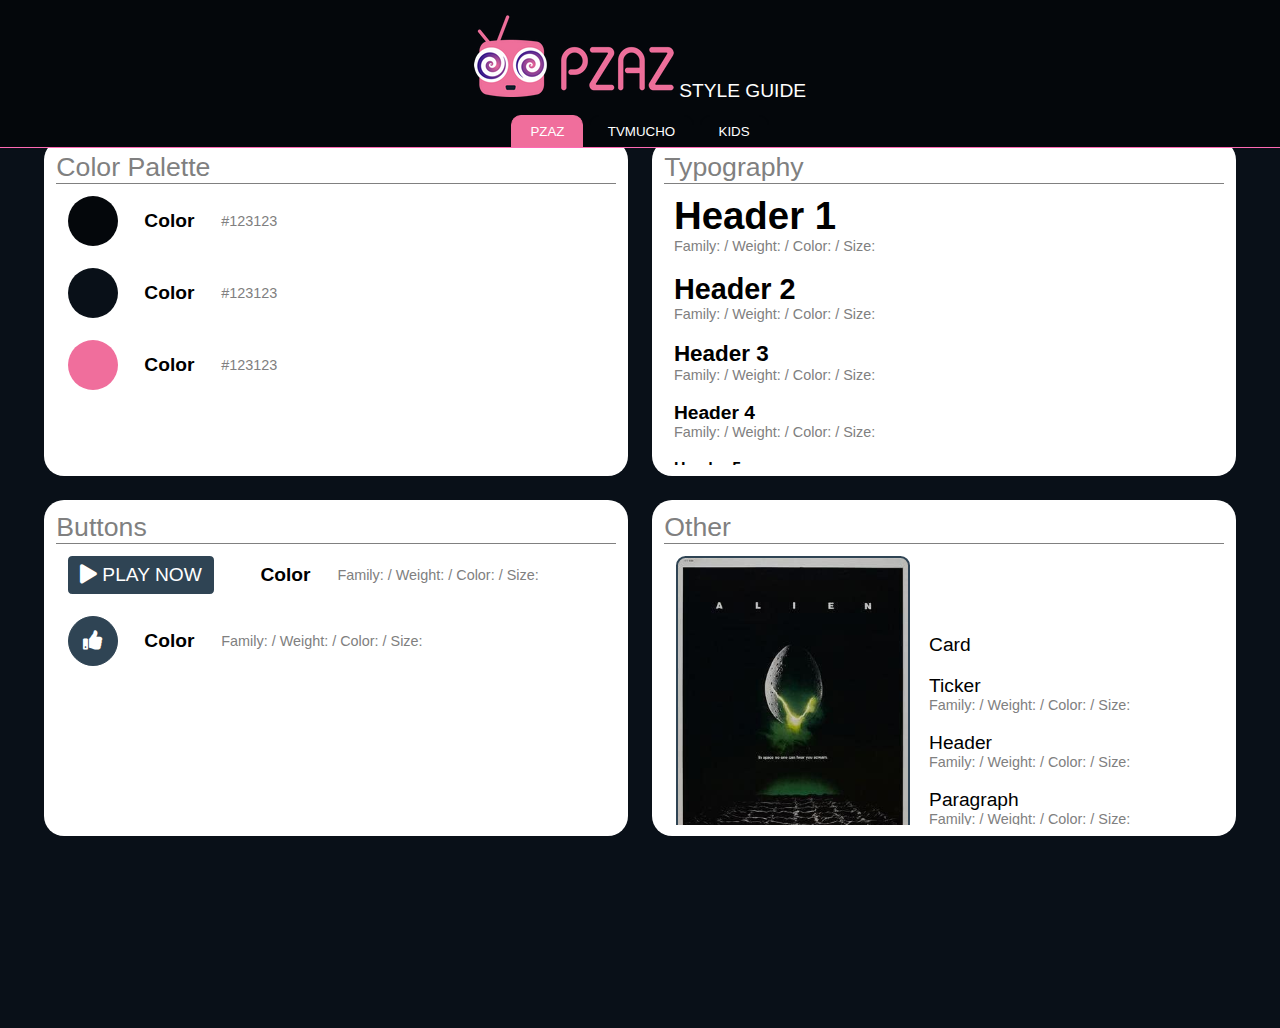
<file: index.html>
<!DOCTYPE html>
<html lang="en">
    <head>
        <title>Pzaz Sandbox</title>
        <meta charset="utf-8">
        <meta name="viewport" content="width=device-width, initial-scale=1.0, minimum-scale=0.5, maximum-scale=3.0">
        <link rel="stylesheet" href="assets/css/index.css"/>
        <link rel="stylesheet" href="assets/css/tabFunc.css"/>
        <link rel="stylesheet" href="assets/css/layout.css"/>
        <link rel="stylesheet" href="assets/css/pzaz.css" id="theme"/>

        <script type="text/javascript" src="TabFunc.js"></script>
    </head>
    <body>
        <header id="headerBar">
            <div id="headerInner">
                <img alt src="assets/css/images/Pzaz_logo-20.png"/>
                <h>STYLE GUIDE</h>
            </div>
            <div class="padder">
                <div class="tab">
                    <button class="tablinks" onclick="openTab(event, 'pzaz.css')" id="defaultOpen">Pzaz</button>
                    <button class="tablinks" onclick="openTab(event, 'tvmucho.css')">TVMucho</button>
                    <button class="tablinks" onclick="openTab(event, 'kids.css')">kids</button>
                </div>
            </div>
        </header>
        <div id="bodyContainer">
            <div id="VSection">
                <div id="HSection">
                    <h class="header">Color Palette</h>
                    <div id="scrollContainer">
                        <div id="exampleContainer">
                            <div class="dot" id="dot1"></div>
                            <h>Color</h>
                            <p class="descriptor">#123123</p>
                        </div>
                        <div id="exampleContainer">
                            <div class="dot" id="dot2"></div>
                            <h>Color</h>
                            <p class="descriptor">#123123</p>
                        </div>
                        <div id="exampleContainer">
                            <div class="dot" id="dot3"></div>
                            <h>Color</h>
                            <p class="descriptor">#123123</p>
                        </div>
                    </div>
                </div>
                <div id="HSection">
                    <h class="header">Typography</h>
                    <div id="scrollContainer">
                        <div id="padder">
                            <h1>Header 1</h1>
                            <p class="descriptor">Family: / Weight: / Color: / Size:</p>    
                        </div>
                        <div id="padder">
                            <h2>Header 2</h2>
                            <p class="descriptor">Family: / Weight: / Color: / Size:</p>    
                        </div>
                        <div id="padder">
                            <h3>Header 3</h3>
                            <p class="descriptor">Family: / Weight: / Color: / Size:</p>    
                        </div>
                        <div id="padder">
                            <h4>Header 4</h4>
                            <p class="descriptor">Family: / Weight: / Color: / Size:</p>    
                        </div>
                        <div id="padder">
                            <h5>Header 5</h5>
                            <p class="descriptor">Family: / Weight: / Color: / Size:</p>    
                        </div>
                        <div id="padder">
                            <h>Paragraph text</h>
                            <p>Lorem ipsum dolor sit amet, consectetur adipiscing elit, sed do eiusmod tempor incididunt ut labore et dolore magna aliqua.</p>
                            <p class="descriptor">Family: / Weight: / Color: / Size:</p>    
                        </div>
                    </div>
                </div>
            </div>
                <div id="VSection">
                    <div id="HSection">
                        <h class="header">Buttons</h>
                        <div id="scrollContainer">
                            <div id="exampleContainer">
                                <button class="button"><i class="fas fa-play"></i> PLAY NOW</button>
                                <h>Color</h>
                                <p class="descriptor">Family: / Weight: / Color: / Size:</p>
                            </div>
                            <div id="exampleContainer">
                                <button class="circleButton"><i class="fas fa-thumbs-up"></i></button>
                                <h>Color</h>
                                <p class="descriptor">Family: / Weight: / Color: / Size:</p>
                            </div>
                        </div>
                    </div>
                    <div id="HSection">
                        <h class="header">Other</h>
                        <div id="scrollContainer">
                            <div id="exampleContainer">
                                <div class="card-wrapper">
                                    <div class="card">
                                        <div class="card-top">
                                            <img alt src="assets/css/images/Pzaz_logo-20.png"/>
                                        </div>
                                        <div class="card-middle">
                                            <img src="assets/css/images/alien2.jpg"></img>
                                            <button class="circleButton" style="transform: translate(0%,-200%);"><i class="fas fa-play"></i></button>

                                        </div>
                                        <div class="card-bottom">
                                            <h>Color</h>
                                            <p>Lorem ipsum dolor sit amet, consectetur adipiscing elit, sed do eiusmod tempor incididunt ut labore et dolore magna aliqua.</p>
                                        </div>
                                    </div>
                                </div>
                                <div id="padder">
                                    <div id="padder">
                                        <h>Card</h>
                                    </div>
                                    <div id="padder">
                                        <h>Ticker</h>
                                        <p class="descriptor">Family: / Weight: / Color: / Size:</p>    
                                    </div>
                                    <div id="padder">
                                        <h>Header</h>
                                        <p class="descriptor">Family: / Weight: / Color: / Size:</p>    
                                    </div>
                                    <div id="padder">
                                        <h>Paragraph</h>
                                        <p class="descriptor">Family: / Weight: / Color: / Size:</p>    
                                    </div>

                                </div>
                            </div>

                        </div>
                    </div>
                </div>
    
            
            
        </div>

        <script>document.getElementById("defaultOpen").click();</script>

    </body>
</html>
</file>
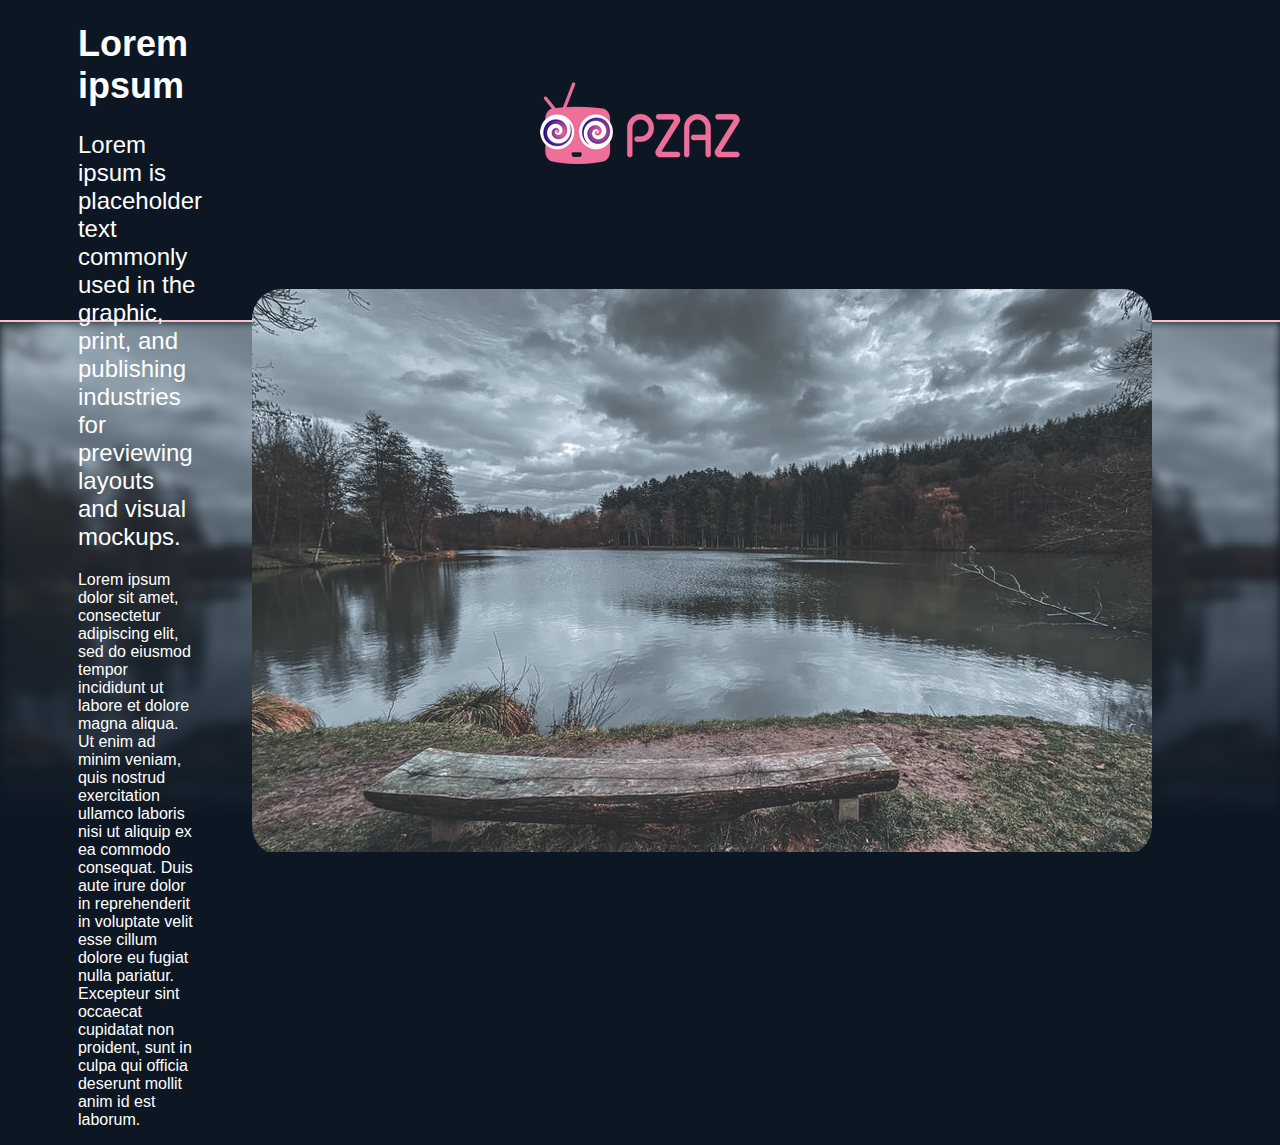
<file: banner.html>
<!DOCTYPE html>
<html lang="en">
    <head>
        <title>Pzaz Sandbox</title>
        <meta charset="utf-8">
        <link rel="stylesheet" href="assets/css/main.css">
    </head>
    <body>
        <div id="headerBar">
            <div id="headerInner">
                <img alt src="assets/css/images/Pzaz_logo-20.png"/>
            </div>
        </div>
        <div id="bannerBG"></div>
            <div id="bannerWrapper">
                <div id="bannerContainer">
                    <div id="bannerText">
                        <h1>Lorem ipsum</h1>
                        <h2>Lorem ipsum is placeholder text commonly used in the graphic, print, and publishing industries for previewing layouts and visual mockups.</h2>
                        <p>Lorem ipsum dolor sit amet, consectetur adipiscing elit, sed do eiusmod tempor incididunt ut labore et dolore magna aliqua. Ut enim ad minim veniam, quis nostrud exercitation ullamco laboris nisi ut aliquip ex ea commodo consequat. Duis aute irure dolor in reprehenderit in voluptate velit esse cillum dolore eu fugiat nulla pariatur. Excepteur sint occaecat cupidatat non proident, sunt in culpa qui officia deserunt mollit anim id est laborum.</p>
                    </div>
                </div>
                <div id="bannerContainer">
                    <div id="bannerImg">
                        <img alt src="assets/css/images/img.jpeg">
                    </div>
                </div>
            </div>
    </body>
</html>
</file>
<file: assets/css/tabFunc.css>
.tab {
  overflow: hidden;
  border-bottom: 1px solid hotpink;
  margin-left: auto;
  margin-right: auto;
  text-align: center;
  color: #fff;
  display: block;
  align-items: center;
  transition: ease 0.3s;
  }
  .tab button {
    color: #fff;
    text-transform: uppercase;
    border: solid 1px #04070b;
    border-bottom: none;
    border-radius: 10px 10px 0 0;
    background-color: inherit;
    float: middle;
    outline: none;
    cursor: pointer;
    padding: 8px 18px;
    transition: ease 0.3s;
  }
  .tab button:hover {
    border: solid 1px #F06E9C;
    border-bottom: none;
    border-radius: 10px 10px 0 0;
    background-color: #091018;
  }
  .tab button.active {
    border: solid 1px #F06E9C;
    border-bottom: none;
    border-radius: 10px 10px 0 0;
    color: #fff;
    background: #F06E9C;
  }
</file>
<file: assets/css/layout.css>
.button
{
  font-size: 1em;
  border-radius: 0.2em;
  margin-right: 1em;
  text-transform: uppercase;
  display: inline-block;
  overflow: hidden;
  padding: 0 0.6em;
  height: 2em;
  transition: ease 0.1s;


}
.circleButton
{
  height: 50px;
  width: 50px;
  border-radius: 50%;
  font-size: 1em;
  overflow: hidden;
  align-items: center;
  transition: ease 0.1s;
  outline: none;
  border: none;
}
.card-wrapper
{
  border-radius: 0.5em;
  height: 18em;
  width: 12em;
  display: block;
  text-align: center;
  cursor: pointer;
  overflow: hidden;

  border: 2px solid;


  background: url(images/alien.jpg);
  background-size: cover;
  background-position: center top;
}
.card
{
  border-radius: 0.5em;
  max-height: 18em;
  max-width: 12em;
  height: 100%;
  text-align: center;
  overflow: hidden;
  opacity: 0;
  transition: 0.3s ease;

}
.card:hover
{
  opacity: 1.0;
}
.card-top 
{
  padding: 0.75em;
  
  max-height: 2em;
}
.card-top > img
{
  max-height: inherit;
}
.card-middle > img
{
  max-width: 100%;
}
.card-bottom
{

  padding: 1em;

  height: 6em;
  transform: translate(0, -33%);
}
.card-bottom > h
{
  font-size: 0.8em;
}
.card-bottom > p
{
  font-size: 0.6em;
  padding-left: 0% !important; 

}
/*
--color-background: #091018;
  --color-header-background: #04070B;
  --color-contentitem-text: #808080;
  --color-main-source-background: #E52136;
  --color-tab-active: #FFFDFD;
  --color-tab-focus: #091018;
  --color-tab-default: #091018;
  --color-active: #F06E9C;
  --color-success: #F06E9C;
  --color-error: #3B1D8F;
  --color-warn: #3B1D8F;
  --color-item: #0E1926;
  --color-preloader1: #3B1D8F;
  --color-preloader2: #AE120B;
  --color-preloader3: #F06E92;
  --color-preloader4: #015E70;
  --color-banner-background: #010102;
  --color-popup-background: #FFFDFD;
  --color-signin-btn: #381B87;
  --color-dark-item: #142436;
  --color-popup-bottom: #1E3550;
  --color-popup-icon-text: #17293D;
  --color-item-light: #122031;
  --color-item-light10: #1C324B;
  --color-item-dark: #05090D;
  --color-background-dark: #05090D;
  --color-background-light: #0D1723;
  --color-header-background-dark: #000000;
  --color-popup-background-dark: #FF6464;
  --color-day-card-border: #1E3550;
  --color-card-body: #7D7D7D;
  --color-search-history: #CCCCCC;
  --color-indicators: #545454;
  --color-voice: #4F4F4F;
  --color-grey: #242424;
  --color-addon: #341A7E;
  --color-upgrade: #0F1B27;
  --color-input-placeholder: #999999;
  --color-shadow: rgba(4, 7, 11, 0.75);
  --color-light-shadow: rgba(4, 7, 11, 0.3);
  --color-white: #FFFFFF;
  --color-light-gray: #E6E6E6;
  --color-gray: #CCCCCC;
  --color-green: #28A745;
  --color-credit-card-cover: #060B11; 
  --color-credit-card-background: rgba(9, 16, 24, 0.45);
  --color-credit-card-selection-border: rgba(255, 255, 255, 0.65);
  --color-credit-card-selection-background: #060B11;
  --color-credit-card-cvv: #0F1A27;
  --color-credit-card-cvv-shadow: rgba(17, 31, 46, 0.35);
  --color-credit-card-cvv-band: rgba(0, 0, 0, 0.8);
  --color-my-account-color: rgba(47, 68, 84, 0.1);
  --color-pzaz-purple: #3B1D8F;
  --color-settings-card: #2F4454;
  --color-black: #000000;
  --color-active-inverse: #0D0D0D;
  --color-warn-inverse: #FFFFFF;
  --color-error-inverse: #FFFFFF;
  --color-success-inverse: #0D0D0D;
  --color-sky-inverse: #FFFFFF;
  --color-facebook-inverse: #FFFFFF;
  --color-google-inverse: #0D0D0D;
  --color-background-inverse: #FFFFFF;
  --color-background-inverse-light: #FFFFFF;
  --color-background-inverse-lighter: #FFFFFF;
  --color-background-inverse-lightest: #CCCCCC;
  --color-item-inverse: #FFFFFF;
  --color-item-inverse-light: #FFFFFF;
  --color-header-inverse: #FFFFFF;
  --color-banner-inverse: #FFFFFF;
  --color-banner-inverse-light: #FFFFFF;
  --color-tab-default-inverse: #FFFFFF;
  --color-tab-active-inverse: #0D0D0D;
  --color-tab-focus-inverse: #FFFFFF;
  --color-popup-background-inverse: #0D0D0D;
  --color-settings-card-inverse: #FFFFFF;
  --color-background-rgb: 9, 16, 24;
  --color-header-background-rgb: 4, 7, 11;
  --color-contentitem-text-rgb: 128, 128, 128;
  --color-main-source-background-rgb: 229, 33, 54;
  --color-tab-active-rgb: 255, 253, 253;
  --color-tab-focus-rgb: 9, 16, 24;
  --color-tab-default-rgb: 9, 16, 24;
  --color-active-rgb: 240, 110, 156;
  --color-success-rgb: 240, 110, 156;
  --color-error-rgb: 59, 29, 143;
  --color-warn-rgb: 59, 29, 143;
  --color-item-rgb: 14, 25, 38;
  --color-preloader1-rgb: 59, 29, 143;
  --color-preloader2-rgb: 174, 18, 11;
  --color-preloader3-rgb: 240, 110, 146;
  --color-preloader4-rgb: 1, 94, 112;
  --color-banner-background-rgb: 1, 1, 2;
  --color-popup-background-rgb: 255, 253, 253;
  --color-signin-btn-rgb: 56, 27, 135;
  --color-dark-item-rgb: 20, 36, 54;
  --color-popup-bottom-rgb: 30, 53, 80;
  --color-popup-icon-text-rgb: 23, 41, 61;
  --color-item-light-rgb: 18, 32, 49;
  --color-item-light10-rgb: 28, 50, 75;
  --color-item-dark-rgb: 5, 9, 13;
  --color-background-dark-rgb: 5, 9, 13;
  --color-background-light-rgb: 13, 23, 35;
  --color-header-background-dark-rgb: 0, 0, 0;
  --color-popup-background-dark-rgb: 255, 100, 100;
  --color-day-card-border-rgb: 30, 53, 80;
  --color-card-body-rgb: 125, 125, 125;
  --color-search-history-rgb: 204, 204, 204;
  --color-indicators-rgb: 84, 84, 84;
  --color-voice-rgb: 79, 79, 79;
  --color-grey-rgb: 36, 36, 36;
  --color-addon-rgb: 52, 26, 126;
  --color-upgrade-rgb: 15, 27, 39;
  --color-input-placeholder-rgb: 153, 153, 153;
  --color-shadow-rgb: 4, 7, 11;
  --color-light-shadow-rgb: 4, 7, 11;
  --color-white-rgb: 255, 255, 255;
  --color-light-gray-rgb: 230, 230, 230;
  --color-gray-rgb: 204, 204, 204;
  --color-green-rgb: 40, 167, 69;
  --color-credit-card-cover-rgb: 6, 11, 17;
  --color-credit-card-background-rgb: 9, 16, 24;
  --color-credit-card-selection-border-rgb: 255, 255, 255;
  --color-credit-card-selection-background-rgb: 6, 11, 17;
  --color-credit-card-cvv-rgb: 15, 26, 39;
  --color-credit-card-cvv-shadow-rgb: 17, 31, 46;
  --color-credit-card-cvv-band-rgb: 0, 0, 0;
  --color-my-account-color-rgb: 47, 68, 84;
  --color-pzaz-purple-rgb: 59, 29, 143;
  --color-settings-card-rgb: 47, 68, 84;
  --color-black-rgb: 0, 0, 0;
  --color-active-inverse-rgb: 13, 13, 13;
  --color-warn-inverse-rgb: 255, 255, 255;
  --color-error-inverse-rgb: 255, 255, 255;
  --color-success-inverse-rgb: 13, 13, 13;
  --color-sky-inverse-rgb: 255, 255, 255;
  --color-facebook-inverse-rgb: 255, 255, 255;
  --color-google-inverse-rgb: 13, 13, 13;
  --color-background-inverse-rgb: 255, 255, 255;
  --color-background-inverse-light-rgb: 255, 255, 255;
  --color-background-inverse-lighter-rgb: 255, 255, 255;
  --color-background-inverse-lightest-rgb: 204, 204, 204;
  --color-item-inverse-rgb: 255, 255, 255;
  --color-item-inverse-light-rgb: 255, 255, 255;
  --color-header-inverse-rgb: 255, 255, 255;
  --color-banner-inverse-rgb: 255, 255, 255;
  --color-banner-inverse-light-rgb: 255, 255, 255;
  --color-tab-default-inverse-rgb: 255, 255, 255;
  --color-tab-active-inverse-rgb: 13, 13, 13;
  --color-tab-focus-inverse-rgb: 255, 255, 255;
  --color-popup-background-inverse-rgb: 13, 13, 13;
  --color-settings-card-inverse-rgb: 255, 255, 255;
*/
</file>
<file: assets/css/pzaz.css>
body
{
  background-color: #091018;
}
#headerBar
{
  background-color: #04070b;
}
#dot1
{
  background-color: #04070b;
}
#dot2
{
  background-color: #091018;
}
#dot3
{
  background-color: #F06E9C;
}
.button
{
  border: 1px solid #2F4454;
  background-color: #2F4454;
  color: #fff;
}
.button:hover
{
  background-color: #04070b;
  border: 1px solid #F06E9C;

}
.button:active
{
  background-color: #F06E9C;
}
.circleButton
{
  border: 1px solid #2F4454;
  background-color: #2F4454;
  color: #fff;
}
.circleButton:hover
{
  background-color: #17273b;
  border: 1px solid #F06E9C;

}
.circleButton:active
{
  background-color: #F06E9C;
}
.card-wrapper
{
  border: 2px solid #2F4454;
}
.card
{
  background-color: #0D1723;
  color: #fff;
}
.card-middle 
{
  background-color: #F06E9C;
}

.card-bottom
{
  background-color: #F06E9C;
}
</file>
<file: assets/css/main.css>
html
{
    font-family: Arial, Helvetica, sans-serif;
}
body
{
    margin: 0;
    padding: 0;
    background-color: #0D1723;

}
#headerBar
{
    height: 20em;
    background-color: #0D1723;
    border-bottom: 2px solid pink;

}
#headerInner
{
    height: 50%;
    max-width: 70%;
    margin-left: auto;
    margin-right: auto;
    text-align: center;
    transform: translate(0%,50%);
    color: #fff;
}
#bannerBG
{
    background-image: url("images/img.jpeg");
    -webkit-filter: blur(5px);
    -webkit-mask-image:-webkit-gradient(linear, left top, left bottom, from(rgba(0,0,0,1)), to(rgba(0,0,0,0)));
    mask-image: linear-gradient(to bottom, rgba(0,0,0,1), rgba(0,0,0,0));
    display: flex;
    justify-content: center;
    position: absolute;
    width: 100vw;
    height: 500px;
    overflow: hidden;
}
#bannerWrapper
{
    height: 500px;
    max-width: 70%;
    margin-left: auto;
    margin-right: auto;
    position: relative;
    display: flex;
    align-items: center;
    justify-content: center;

}
#bannerContainer
{

}
#bannerText
{
    height: 100%;
    margin-right: 5%;
    color: #fff;
}
#bannerImg
{   
    margin-left: 5%;
    border-radius: 30px;
    transition: ease 0.3s;
    overflow: hidden;
    height: 90%;
    width: 90%;
}
#bannerImg:hover
{
    -webkit-filter: grayscale(1);

}
img
{

}
h1
{
    font-size: 36px;
    font-weight: bold;
}
h2
{
    font-size: 24px;
    font-weight: lighter;
}
p
{
    font-size: 16px;
    font-weight: lighter;
}
</file>
<file: assets/css/index.css>
@import url(fontawesome-all.min.css);

html, body, div, span, applet, object,
iframe, h1, h2, h3, h4, h5, h6, p, blockquote,
pre, a, abbr, acronym, address, big, cite,
code, del, dfn, em, img, ins, kbd, q, s, samp,
small, strike, strong, sub, sup, tt, var, b,
u, i, center, dl, dt, dd, ol, ul, li, fieldset,
form, label, legend, table, caption, tbody,
tfoot, thead, tr, th, td, article, aside,
canvas, details, embed, figure, figcaption,
footer, header, hgroup, menu, nav, output, ruby,
section, summary, time, mark, audio, video 
{
	margin: 0;
	padding: 0;
	border: 0;
}

@font-face
{
	src: format();
	font-display: swap;
  font-family: CocogooseProLight,sans-serif;
}

html
{
  font-family: CocogooseProLight,sans-serif;
  font-size: 1.2rem;
  overflow: scroll;
  margin: 0;
  max-height: 100%;
  height: 100%;
}
body
{
  margin: 0;
  padding: 0;
  background-color: #fff;
  max-height: 100%;
  height: 100%;
  transition: ease 0.3s;

}
#headerBar
{
  background-color: #0D1723;
  position: fixed;
  max-width: 100%;
  width: 100%;
  transition: ease 0.3s;

}
#headerInner
{
  margin-left: auto;
  margin-right: auto;
  text-align: center;
  color: #fff;
  display: block;
  align-items: center;
  padding-top: 1%;
  padding-bottom: 1%;
}
#headerInner img
{
  max-height: 100%;
}
#bodyContainer
{
  max-height: 100%;
  height: 100%;

  padding-top: 10%;
}
#exampleContainer
{
  display: flex;
  align-items: center;
  padding: 2%;
}
#exampleContainer > h
{
  font-weight: bold;
  padding-left: 5%;

}
#exampleContainer > p
{
  padding-left: 5%;

}
.dot
{
  height: 50px;
  width: 50px;
  border-radius: 50%;
  transition: ease 0.3s;
}
#VSection
{
  padding: 0 2% 0 2%;
  display: flex;
  margin-left: auto;
  margin-right: auto;
  max-width: 95%;
  width: 100%;
  max-height: 40%;
  height: 100%;
}
#HSection
{
  margin: 1%;
  padding: 1%;
  border-radius: 20px;
  max-width: 50%;
  background-color: #fff;
  width: 50%;

}
#scrollContainer
{
  overflow: hidden;
  overflow-y: auto;
  max-height: 90%;
}
#padder
{
  padding: 0.5em;
}
.header
{
  width: 100%;
  color: gray;
  font-size: 20pt;
  font-weight: lighter;
  text-align: center;
  border-bottom: 1px solid gray;
  display: flex;
}
.descriptor
{
  color: grey;
  font-size: 0.75em;
}
button
{
  cursor: pointer;
  transition: ease 0.3s;
}
</file>
